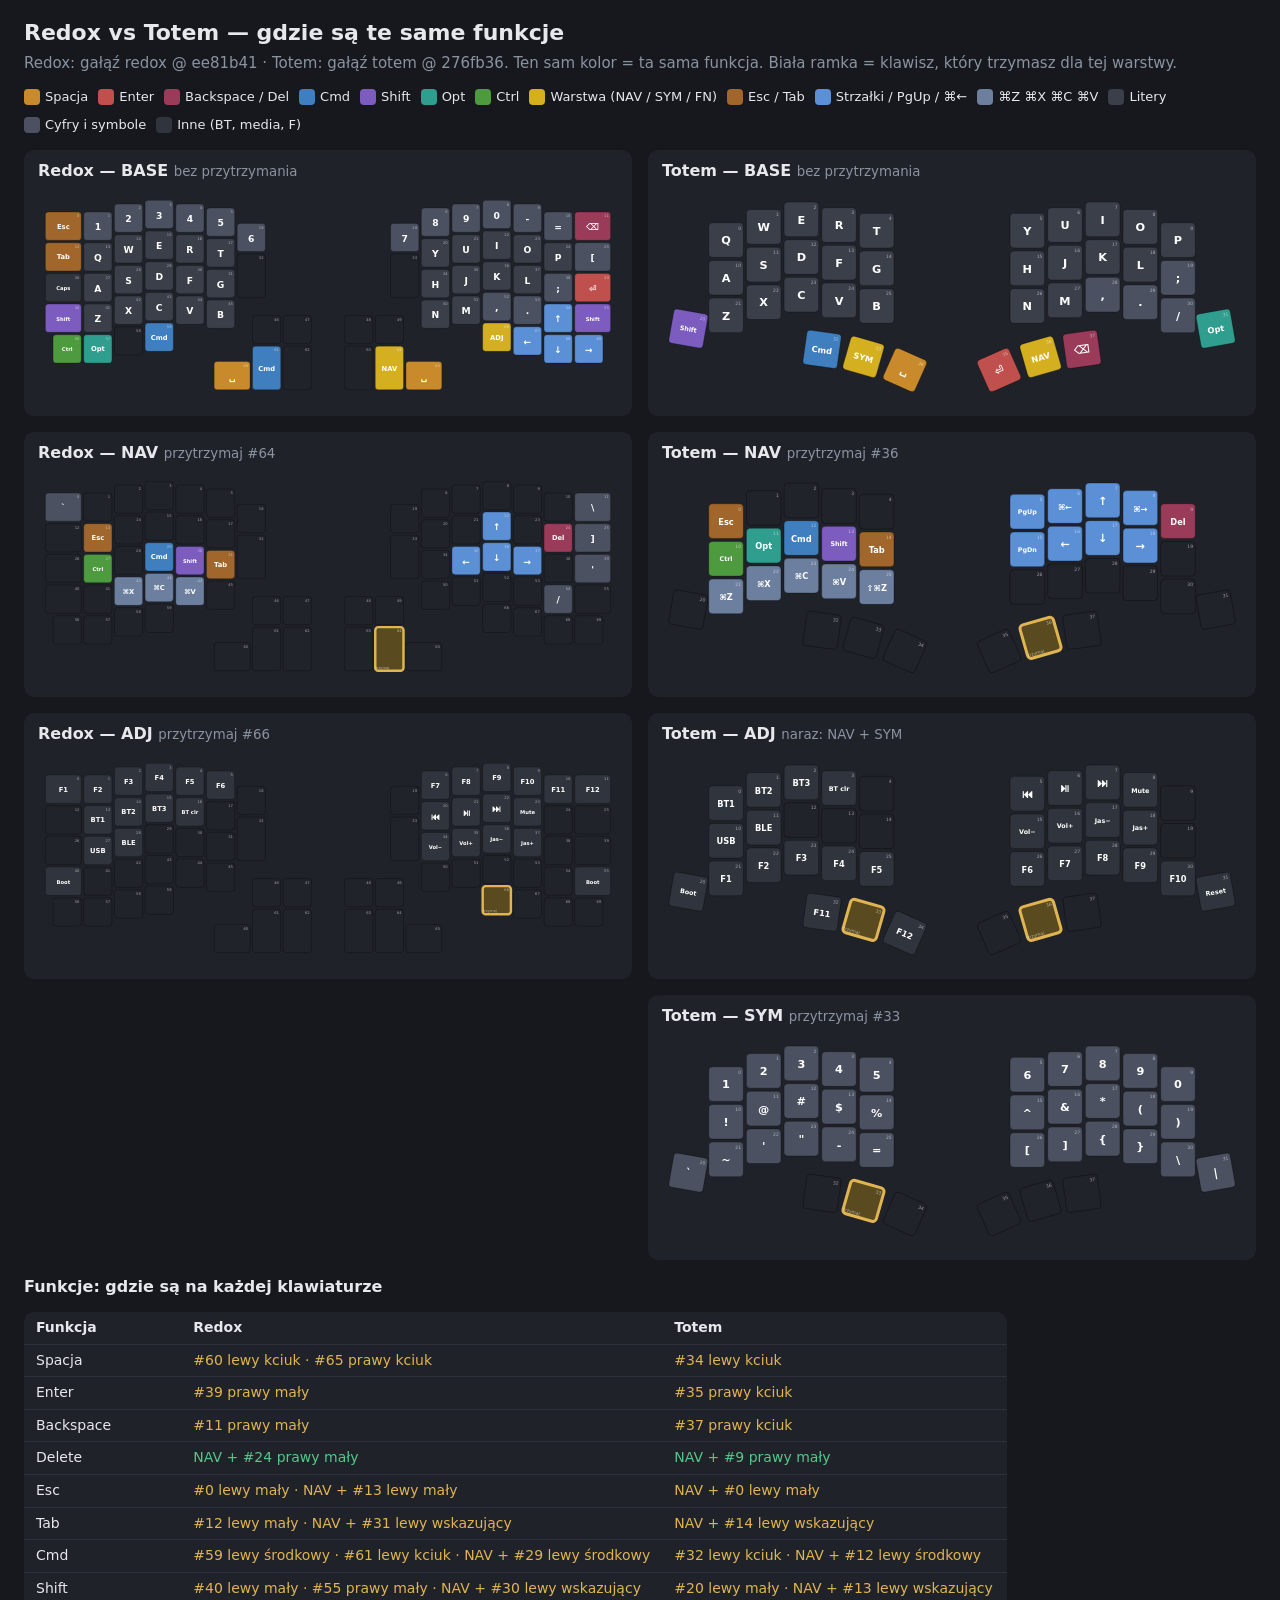
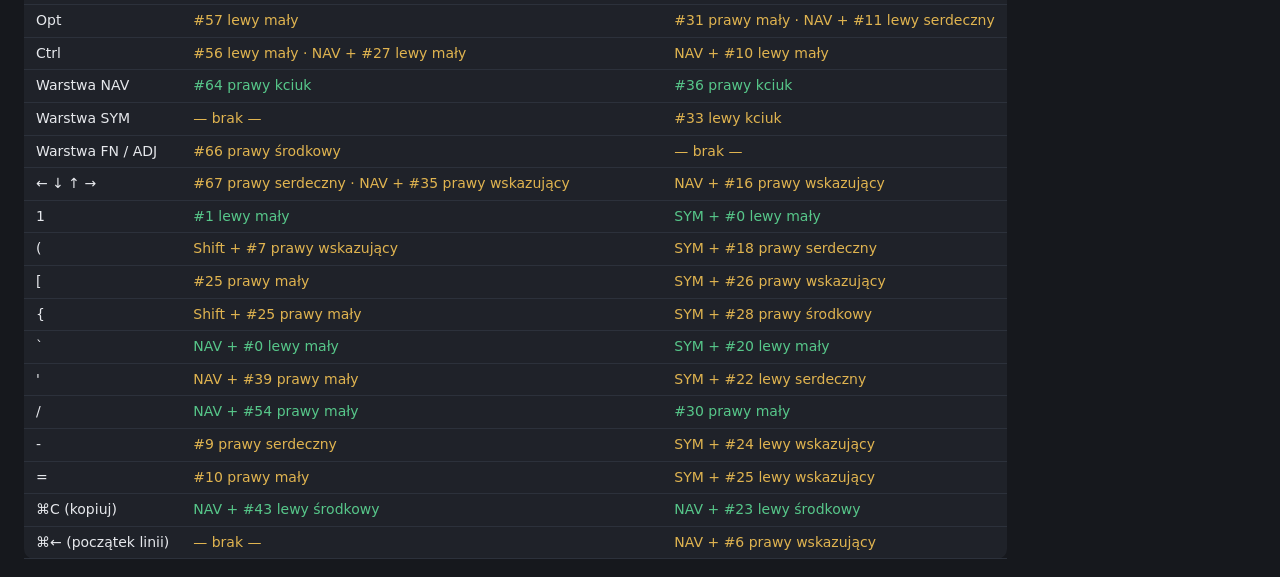
<file: trainer/compare.html>
<!DOCTYPE html>
<html lang="pl">
<head>
<meta charset="utf-8">
<title>Porównanie układów — Redox vs Totem</title>
<link rel="stylesheet" href="css/style.css">
<style>
  body { padding: 18px 24px; }
  h1 { font-size: 22px; margin: 0 0 4px; }
  .sub { color: var(--dim); margin-bottom: 14px; }
  .row { display: grid; grid-template-columns: 1fr 1fr; gap: 16px; margin-bottom: 16px; }
  .cell { background: var(--panel); border-radius: 10px; padding: 10px 14px; }
  .cell h2 { font-size: 16px; margin: 0; } .cell h2 small { color: var(--dim); font-weight: 400; }
  .cell.empty { background: transparent; }
  .legend2 { display: flex; flex-wrap: wrap; gap: 10px; margin: 6px 0 16px; font-size: 13px; }
  .legend2 span { display: inline-flex; align-items: center; gap: 5px; }
  .legend2 i { width: 16px; height: 16px; border-radius: 4px; display: inline-block; }
  table.cmp { border-collapse: collapse; font-size: 14px; background: var(--panel); border-radius: 10px; }
  table.cmp th, table.cmp td { padding: 6px 12px; border-bottom: 1px solid var(--line); text-align: left; vertical-align: top; }
  table.cmp td.same { color: var(--ok); } table.cmp td.diff { color: var(--mod); }
  .kbd text.c { fill: #fff; }
  .kbd .num { fill: #ffffff90; }
</style>
</head>
<body>
<h1>Redox vs Totem — gdzie są te same funkcje</h1>
<div class="sub" id="sub"></div>
<div class="legend2" id="legend"></div>
<div id="rows"></div>
<h2 style="font-size:16px">Funkcje: gdzie są na każdej klawiaturze</h2>
<table class="cmp" id="table"></table>

<script src="js/layouts/redox.js"></script>
<script src="js/layouts/totem.js"></script>
<script src="js/compare.js"></script>
</body>
</html>
</file>
<file: trainer/css/style.css>
:root {
  --bg: #16181d; --panel: #1f2229; --line: #2c313b; --fg: #e6e8ec; --dim: #8b93a1;
  --accent: #6cb6ff; --ok: #57c78a; --bad: #ef6b6b; --mod: #e0b450;
  --lk: #7c5cbf; --lr: #3f7fbf; --lm: #2f9e8f; --li: #4e9a3f; --lt: #8a6d3b;
  --rk: #7c5cbf; --rr: #3f7fbf; --rm: #2f9e8f; --ri: #4e9a3f; --rt: #8a6d3b;
}
* { box-sizing: border-box; }
body { margin: 0; background: var(--bg); color: var(--fg); font: 15px/1.4 -apple-system, system-ui, sans-serif; }
header { display: flex; align-items: center; gap: 12px; padding: 12px 24px; }
header h1 { margin-right: auto; }
h1 { margin: 0; font-size: 20px; } h1 span { color: var(--dim); font-weight: 400; }
button { background: var(--panel); color: var(--fg); border: 1px solid var(--line); border-radius: 6px;
  padding: 6px 12px; font: inherit; cursor: pointer; }
button:hover { border-color: var(--accent); }
button.on { background: var(--accent); color: #0b1220; border-color: var(--accent); }
button.danger:hover { border-color: var(--bad); color: var(--bad); }
.seg { display: inline-flex; } .seg button { border-radius: 0; } .seg button:first-child { border-radius: 6px 0 0 6px; }
.seg button:last-child { border-radius: 0 6px 6px 0; }
.tabs { display: flex; gap: 6px; padding: 0 24px 12px; flex-wrap: wrap; }
main { display: grid; grid-template-columns: minmax(0, 1fr) 340px; gap: 20px; padding: 0 24px 24px; }
@media (max-width: 1100px) { main { grid-template-columns: 1fr; } }
.trainer { background: var(--panel); border-radius: 10px; padding: 16px 20px; }
aside details { background: var(--panel); border-radius: 10px; padding: 10px 14px; margin-bottom: 12px; }
summary { cursor: pointer; font-weight: 600; }
.stats { display: flex; gap: 28px; }
.stats div { display: flex; flex-direction: column; } .stats b { font-size: 24px; } .stats small { color: var(--dim); }
.letters { margin-top: 14px; display: flex; flex-wrap: wrap; gap: 4px; }
.letters span { width: 26px; height: 30px; display: grid; place-items: center; border-radius: 5px;
  font: 600 15px ui-monospace, monospace; background: var(--line); color: var(--dim); }
.letters span.locked { cursor: pointer; opacity: .5; }
.letters span.focus { outline: 2px solid var(--fg); }
.status { color: var(--dim); font-size: 13px; min-height: 18px; margin-top: 6px; }
.line { margin: 22px 0 8px; font: 30px/1.5 ui-monospace, Menlo, monospace; white-space: pre; outline: none;
  padding: 12px 14px; background: var(--bg); border-radius: 8px; overflow-x: auto; }
.line .done { color: var(--dim); } .line .done.err { color: var(--bad); }
.line .cur { background: var(--accent); color: #0b1220; border-radius: 3px; }
.line .cur.err { background: var(--bad); }
.hint { min-height: 22px; color: var(--mod); }
.msg { min-height: 22px; color: var(--ok); font-weight: 600; }
.kbd-head { display: flex; align-items: center; gap: 14px; margin-top: 8px; }
.legend { color: var(--dim); font-size: 12px; }
.kbd { width: 100%; margin-top: 10px; }
.kbd rect { stroke: #0006; stroke-width: 2; }
.kbd text { fill: #fff; text-anchor: middle; dominant-baseline: central; pointer-events: none; font-family: -apple-system, system-ui, sans-serif; }
.kbd .main { font-size: 32px; font-weight: 600; } .kbd .name { font-size: 20px; }
.kbd .sh { font-size: 17px; fill: #ffffffb0; text-anchor: start; }
.kbd .l0 { font-size: 19px; fill: var(--mod); text-anchor: end; font-weight: 600; }
.kbd .l1 { font-size: 19px; fill: #8fe3ff; text-anchor: start; font-weight: 600; }
.kbd .num { font-size: 12px; fill: #ffffff70; text-anchor: end; }
.kbd .off rect { fill: #262931 !important; } .kbd .off text { fill: #555; }
.kbd .fn rect { fill: #3a3e48; }
.kbd .f-lk rect { fill: var(--lk); } .kbd .f-lr rect { fill: var(--lr); } .kbd .f-lm rect { fill: var(--lm); }
.kbd .f-li rect { fill: var(--li); } .kbd .f-lt rect { fill: var(--lt); }
.kbd .f-rk rect { fill: var(--rk); } .kbd .f-rr rect { fill: var(--rr); } .kbd .f-rm rect { fill: var(--rm); }
.kbd .f-ri rect { fill: var(--ri); } .kbd .f-rt rect { fill: var(--rt); }
.kbd .dimmed rect { opacity: .45; }
.kbd .target rect { stroke: #fff; stroke-width: 8; opacity: 1; }
.kbd .mod rect { stroke: var(--mod); stroke-width: 8; opacity: 1; }
.kbd .flash rect { stroke: var(--bad); stroke-width: 8; }
.hist { width: 100%; }
.hist text { fill: var(--dim); font-size: 22px; }
.small { color: var(--dim); font-size: 13px; }
.conf { width: 100%; border-collapse: collapse; font-size: 13px; margin: 8px 0; }
.conf th, .conf td { text-align: left; padding: 3px 4px; border-bottom: 1px solid var(--line); }
.conf td.ch { font: 600 15px ui-monospace, monospace; }
.settings { display: grid; gap: 6px; margin: 10px 0; }
.settings input[type=number] { width: 70px; margin-left: 6px; background: var(--bg); color: var(--fg);
  border: 1px solid var(--line); border-radius: 4px; padding: 2px 4px; }
.row { display: flex; gap: 8px; flex-wrap: wrap; margin-top: 8px; }
.file { border: 1px solid var(--line); border-radius: 6px; padding: 6px 12px; cursor: pointer; }
.file input { display: none; }
code { background: var(--bg); padding: 1px 4px; border-radius: 3px; }

.layers-h { font-size: 16px; margin: 22px 0 6px; color: var(--dim); }
.layers { display: grid; grid-template-columns: repeat(auto-fit, minmax(420px, 1fr)); gap: 14px; }
.layer { background: var(--bg); border-radius: 8px; padding: 8px 10px; }
.layer h3 { margin: 0 0 4px; font-size: 14px; } .layer h3 small { color: var(--dim); font-weight: 400; }
.layer svg { width: 100%; }
.kbd .lt-big { font-size: 30px; font-weight: 600; } .kbd .lt-mid { font-size: 22px; font-weight: 600; }
.kbd .lt-small { font-size: 17px; font-weight: 600; }
.kbd .trans rect { fill: #262931 !important; } .kbd .trans text { fill: #6b7280; }
.kbd .hold rect { stroke: var(--mod); stroke-width: 8; fill: #5a4a1f !important; }
.kbd .modkey rect { fill: #3d4a63; }
.combos { color: var(--dim); font-size: 13px; margin-top: 8px; }
.sc { margin: 22px 0 8px; padding: 14px; background: var(--bg); border-radius: 8px; }
.sc-top { display: flex; gap: 12px; align-items: center; }
.sc select, .settings select { background: var(--panel); color: var(--fg); border: 1px solid var(--line); border-radius: 6px; padding: 4px 6px; font: inherit; }
.sc-desc { font-size: 30px; font-weight: 600; margin-top: 12px; }
.sc-combo { font: 600 26px ui-monospace, Menlo, monospace; color: var(--accent); min-height: 34px; }
.sc-res { min-height: 22px; }
.sc-res.ok { color: var(--ok); } .sc-res.bad { color: var(--bad); }

[hidden] { display: none !important; }
</file>
